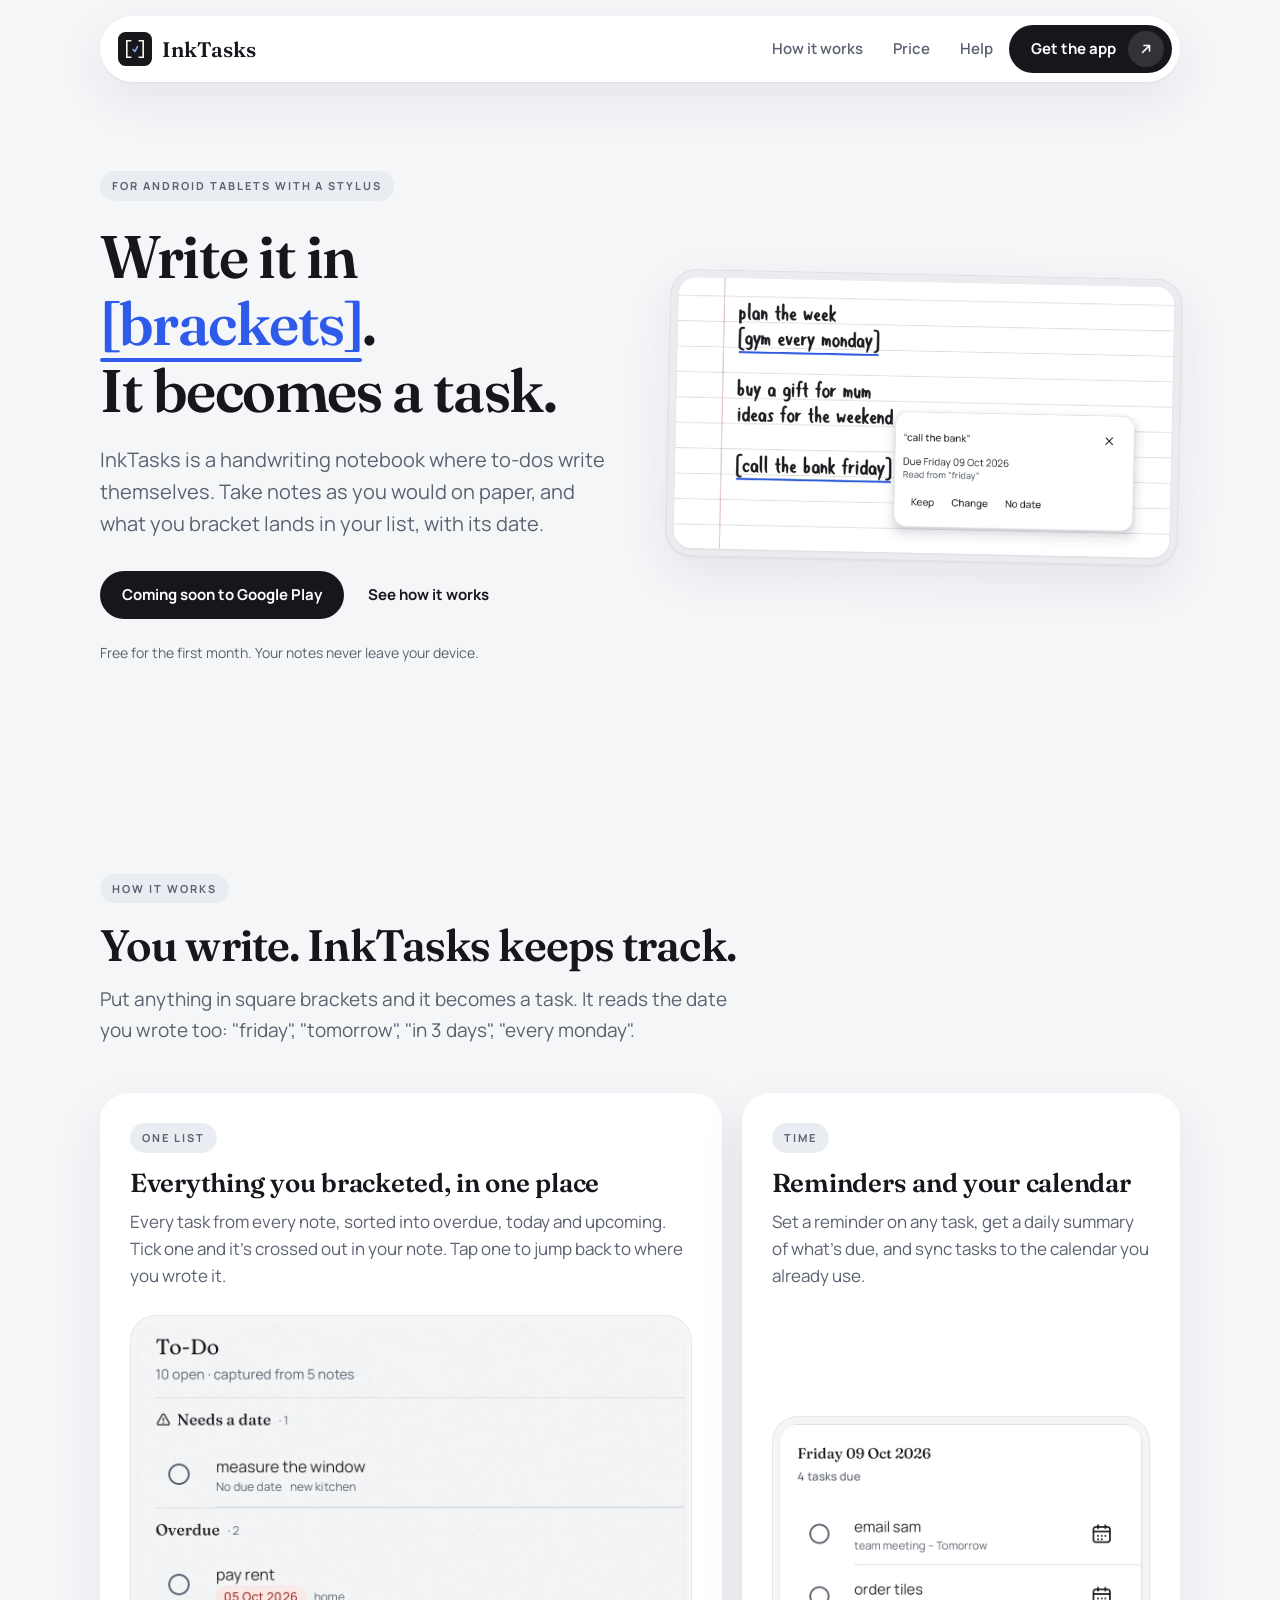
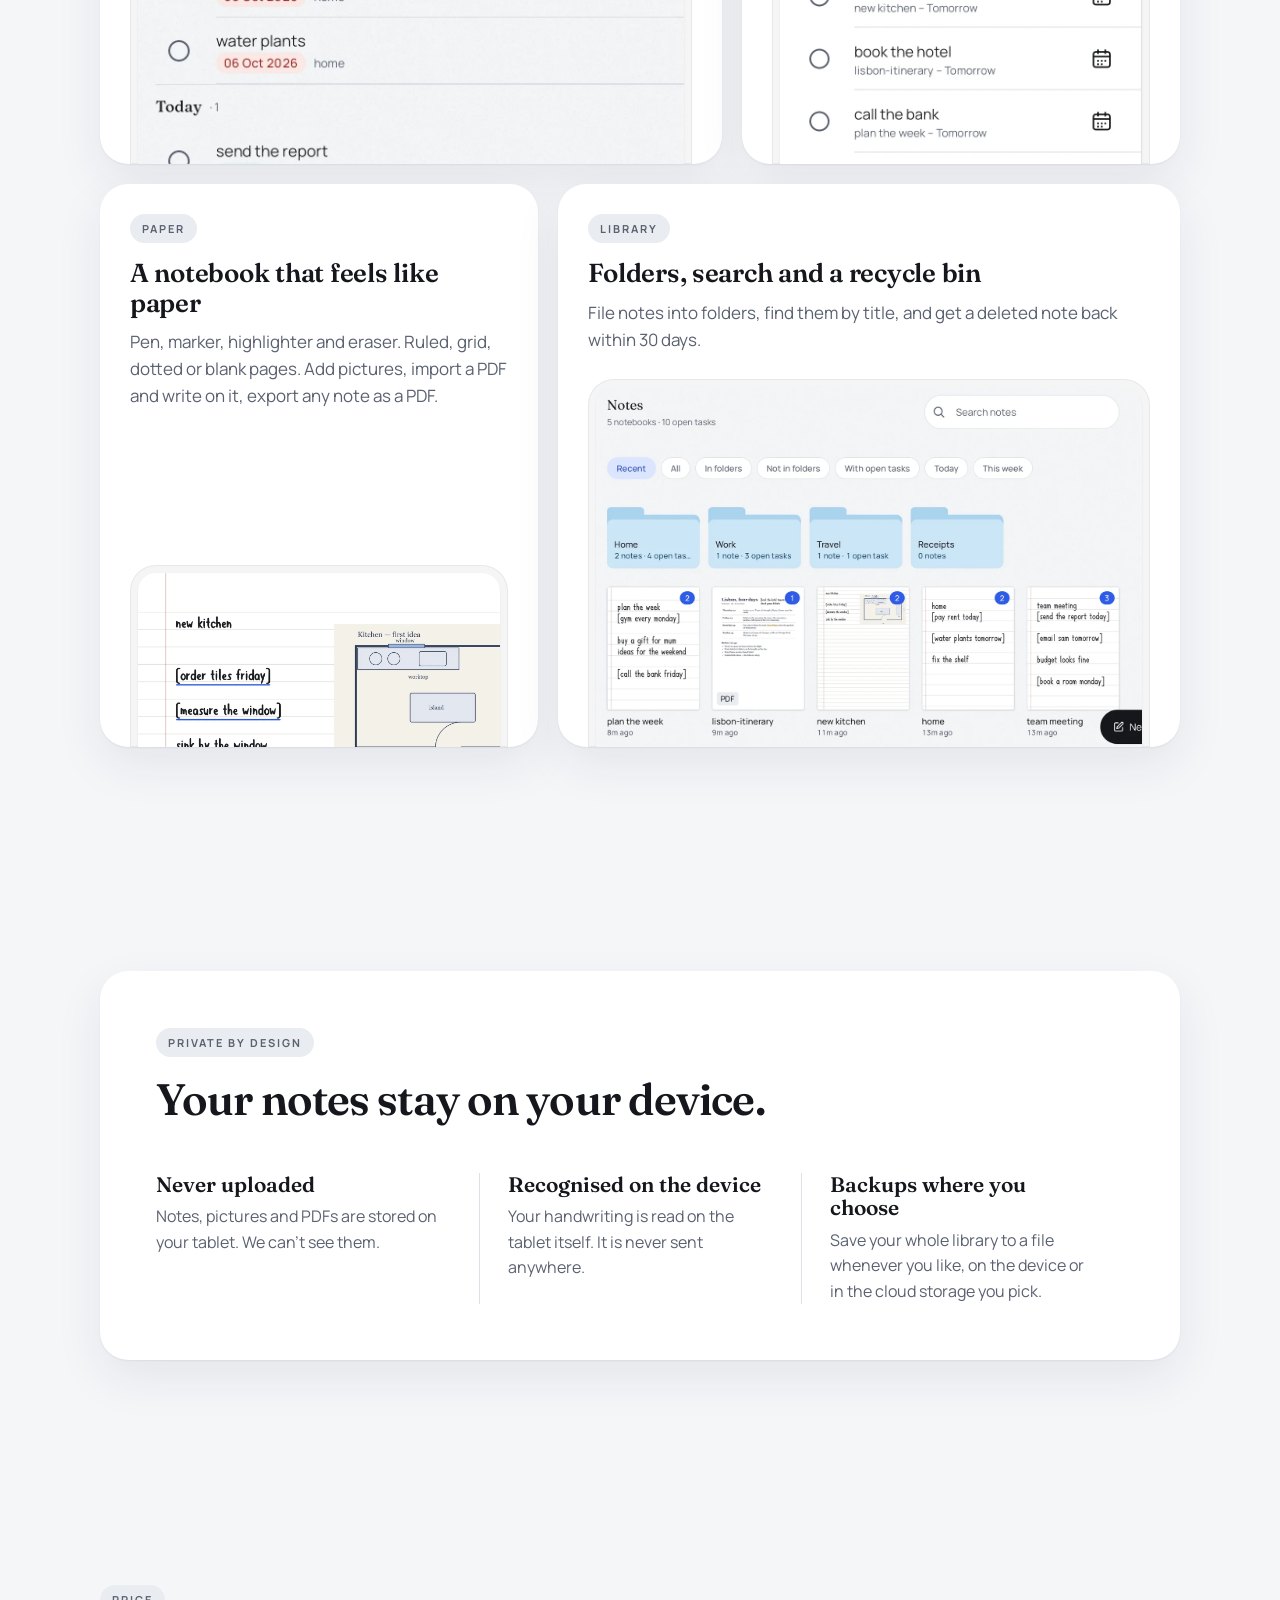
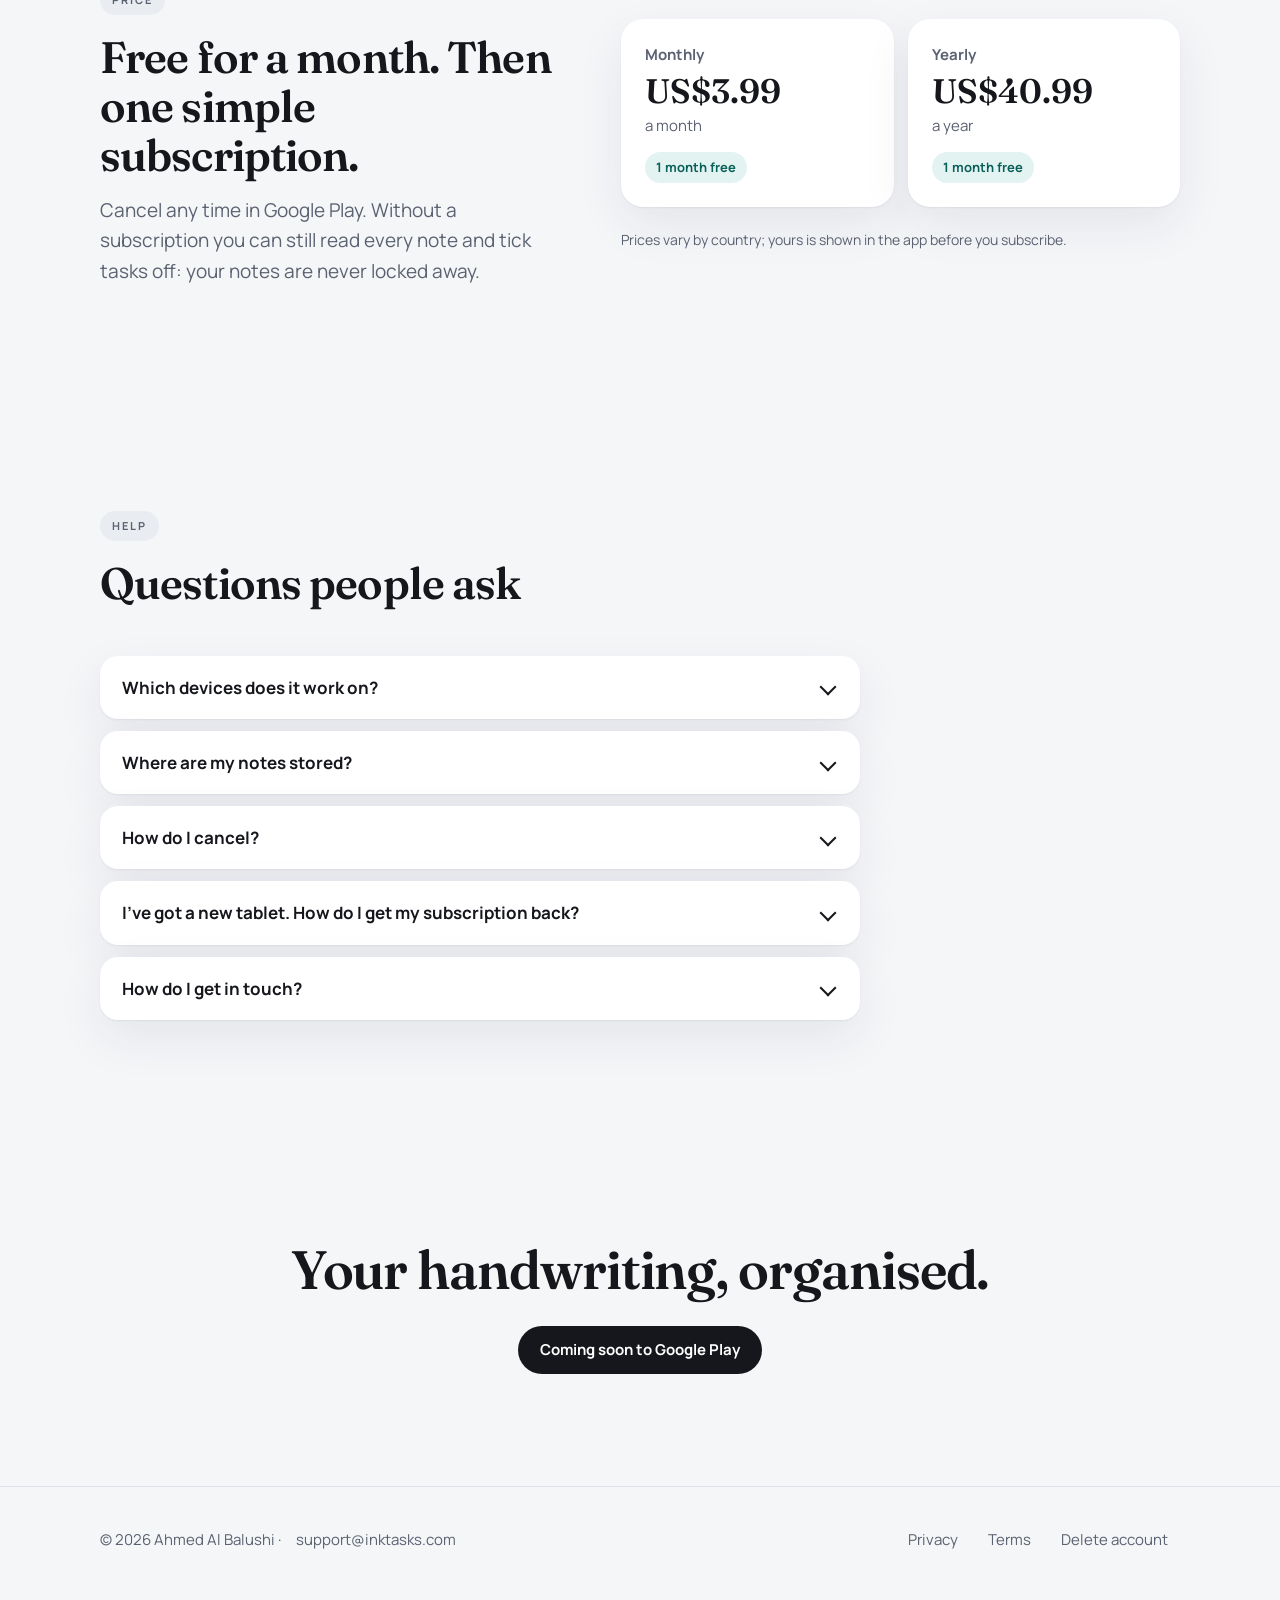
<file: index.html>
<!doctype html>
<html lang="en">
<head>
<meta charset="utf-8">
<meta name="viewport" content="width=device-width, initial-scale=1">
<title>InkTasks — handwritten notes where to-dos write themselves</title>
<meta name="description" content="InkTasks is a handwriting notebook for Android tablets with a stylus. Anything you write in [square brackets] becomes a task with a due date and a reminder. Your notes stay on your device.">
<link rel="canonical" href="https://inktasks.com/">
<meta property="og:type" content="website">
<meta property="og:site_name" content="InkTasks">
<meta property="og:title" content="InkTasks — handwritten notes where to-dos write themselves">
<meta property="og:description" content="InkTasks is a handwriting notebook for Android tablets with a stylus. Anything you write in [square brackets] becomes a task with a due date and a reminder. Your notes stay on your device.">
<meta property="og:url" content="https://inktasks.com/">
<meta property="og:image" content="https://inktasks.com/feature-graphic.png">
<meta name="twitter:card" content="summary_large_image">
<meta name="theme-color" content="#F5F6F8">
<link rel="icon" href="/icon.svg" type="image/svg+xml">
<link rel="preload" href="/fonts/fraunces.ttf" as="font" type="font/ttf" crossorigin>
<link rel="stylesheet" href="/style.css">
<script>document.documentElement.classList.add("js")</script>
</head>
<body>
<header class="nav"><div class="nav-pill"><a class="brand" href="/"><svg class="icon" viewBox="0 0 108 108" aria-hidden="true"><rect width="108" height="108" rx="24" fill="#17181C"/><path d="M28 28V80M28 28H40M28 80H40M80 28V80M80 28H68M80 80H68" stroke="#FCFAF6" stroke-width="5" fill="none" stroke-linecap="square"/><path d="M48 56L54 62L62 46" stroke="#8FA8FF" stroke-width="5" fill="none" stroke-linecap="round" stroke-linejoin="round"/></svg><span>InkTasks</span></a><nav class="nav-links" aria-label="Main"><a class="text" href="/#how">How it works</a><a class="text" href="/#price">Price</a><a class="text" href="/#help">Help</a><a class="pill" href="/#get">Get the app<span class="dot"><svg viewBox="0 0 16 16" fill="none" stroke="currentColor" stroke-width="1.6" stroke-linecap="round" stroke-linejoin="round" aria-hidden="true"><path d="M4.5 11.5l7-7M6 4.5h5.5V10"/></svg></span></a></nav></div></header>
<main>
<section class="hero">
  <div class="wrap">
    <div class="reveal">
      <span class="eyebrow">For Android tablets with a stylus</span>
      <h1><span class="line">Write it in</span> <span class="line"><span class="task">[brackets]</span>.</span> <span class="line">It becomes a task.</span></h1>
      <p class="lead">InkTasks is a handwriting notebook where to-dos write themselves. Take notes as you would on paper, and what you bracket lands in your list, with its date.</p>
      <div class="cta">
        <span class="pill plain" id="get">Coming soon to Google Play</span>
        <a class="more" href="#how">See how it works</a>
      </div>
      <p class="fine">Free for the first month. Your notes never leave your device.</p>
    </div>
    <div class="tray reveal"><img src="shots/hero.webp" width="1400" height="764" alt="A handwritten note. The line [call the bank friday] is underlined in blue, and a card beside it reads: Due Friday 09 Oct 2026, read from &quot;friday&quot;."></div>
  </div>
</section>

<section id="how">
  <div class="wrap">
    <div class="section-head reveal">
      <span class="eyebrow">How it works</span>
      <h2>You write. InkTasks keeps track.</h2>
      <p>Put anything in square brackets and it becomes a task. It reads the date you wrote too: "friday", "tomorrow", "in 3 days", "every monday".</p>
    </div>
    <div class="tiles">
      <article class="tile wide reveal">
        <span class="eyebrow">One list</span>
        <h3>Everything you bracketed, in one place</h3>
        <p>Every task from every note, sorted into overdue, today and upcoming. Tick one and it's crossed out in your note. Tap one to jump back to where you wrote it.</p>
        <div class="tray"><img src="shots/todo.webp" width="1120" height="904" alt="The To-Do list: tasks grouped under Needs a date, Overdue, Today and Upcoming, each with the note it came from." loading="lazy"></div>
      </article>
      <article class="tile narrow reveal">
        <span class="eyebrow">Time</span>
        <h3>Reminders and your calendar</h3>
        <p>Set a reminder on any task, get a daily summary of what's due, and sync tasks to the calendar you already use.</p>
        <div class="tray"><img src="shots/calendar.webp" width="790" height="740" alt="The tasks due on Friday 09 Oct 2026, listed beside the calendar: email sam, order tiles, book the hotel, call the bank." loading="lazy"></div>
      </article>
      <article class="tile narrow reveal">
        <span class="eyebrow">Paper</span>
        <h3>A notebook that feels like paper</h3>
        <p>Pen, marker, highlighter and eraser. Ruled, grid, dotted or blank pages. Add pictures, import a PDF and write on it, export any note as a PDF.</p>
        <div class="tray"><img src="shots/picture.webp" width="1400" height="672" alt="A note page with a picture placed on it and handwriting around the picture." loading="lazy"></div>
      </article>
      <article class="tile wide reveal">
        <span class="eyebrow">Library</span>
        <h3>Folders, search and a recycle bin</h3>
        <p>File notes into folders, find them by title, and get a deleted note back within 30 days.</p>
        <div class="tray"><img src="shots/library.webp" width="1400" height="923" alt="The notes library: four folders and a row of note thumbnails, each showing how many open tasks it has." loading="lazy"></div>
      </article>
    </div>
  </div>
</section>

<section>
  <div class="wrap">
    <div class="private reveal">
      <div class="section-head">
        <span class="eyebrow">Private by design</span>
        <h2>Your notes stay on your device.</h2>
      </div>
      <div class="facts">
        <div><h3>Never uploaded</h3><p>Notes, pictures and PDFs are stored on your tablet. We can't see them.</p></div>
        <div><h3>Recognised on the device</h3><p>Your handwriting is read on the tablet itself. It is never sent anywhere.</p></div>
        <div><h3>Backups where you choose</h3><p>Save your whole library to a file whenever you like, on the device or in the cloud storage you pick.</p></div>
      </div>
    </div>
  </div>
</section>

<section id="price">
  <div class="wrap price">
    <div class="section-head reveal" style="margin-bottom:0">
      <span class="eyebrow">Price</span>
      <h2>Free for a month. Then one simple subscription.</h2>
      <p>Cancel any time in Google Play. Without a subscription you can still read every note and tick tasks off: your notes are never locked away.</p>
    </div>
    <div class="reveal">
      <div class="plans">
        <div class="plan"><div class="name">Monthly</div><div class="amount">US$3.99</div><div class="per">a month</div><span class="trial">1 month free</span></div>
        <div class="plan"><div class="name">Yearly</div><div class="amount">US$40.99</div><div class="per">a year</div><span class="trial">1 month free</span></div>
      </div>
      <p class="fine">Prices vary by country; yours is shown in the app before you subscribe.</p>
    </div>
  </div>
</section>

<section id="help">
  <div class="wrap">
    <div class="section-head reveal">
      <span class="eyebrow">Help</span>
      <h2>Questions people ask</h2>
    </div>
    <div class="faq reveal">
      <details><summary>Which devices does it work on?</summary><div class="answer"><p>Android tablets with a stylus, such as the Samsung Galaxy Tab with S Pen, running Android 10 or newer.</p></div></details>
      <details><summary>Where are my notes stored?</summary><div class="answer"><p>On your tablet only. Use Settings → Backup to save a copy to a file, and restore from that file on a new device.</p></div></details>
      <details><summary>How do I cancel?</summary><div class="answer"><p>In the Google Play app: your profile picture → Payments and subscriptions → Subscriptions → InkTasks → Cancel. In InkTasks, Settings → Account opens the same page. You keep access until the end of the period you paid for.</p></div></details>
      <details><summary>I've got a new tablet. How do I get my subscription back?</summary><div class="answer"><p>Sign in to InkTasks with the same Google account. If it doesn't unlock, tap Restore purchases on the subscription screen.</p></div></details>
      <details><summary>How do I get in touch?</summary><div class="answer"><p>Write to <a href="mailto:support@inktasks.com">support@inktasks.com</a>.</p></div></details>
    </div>
  </div>
</section>

<section class="closing">
  <div class="wrap reveal">
    <h2>Your handwriting, organised.</h2>
    <span class="pill plain">Coming soon to Google Play</span>
  </div>
</section>

</main>
<footer class="foot"><div class="wrap"><span>© 2026 Ahmed Al Balushi · <a href="mailto:support@inktasks.com">support@inktasks.com</a></span><nav aria-label="Legal"><a href="/privacy">Privacy</a><a href="/terms">Terms</a><a href="/delete-account">Delete account</a></nav></div></footer>
<script>
(function () {
  var items = document.querySelectorAll(".reveal");
  if (!("IntersectionObserver" in window)) { items.forEach(function (el) { el.classList.add("in"); }); return; }
  var seen = new IntersectionObserver(function (entries) {
    entries.forEach(function (entry) {
      if (entry.isIntersecting) { entry.target.classList.add("in"); seen.unobserve(entry.target); }
    });
  }, { rootMargin: "0px 0px -8% 0px" });
  items.forEach(function (el) { seen.observe(el); });
})();
</script>
</body>
</html>
</file>
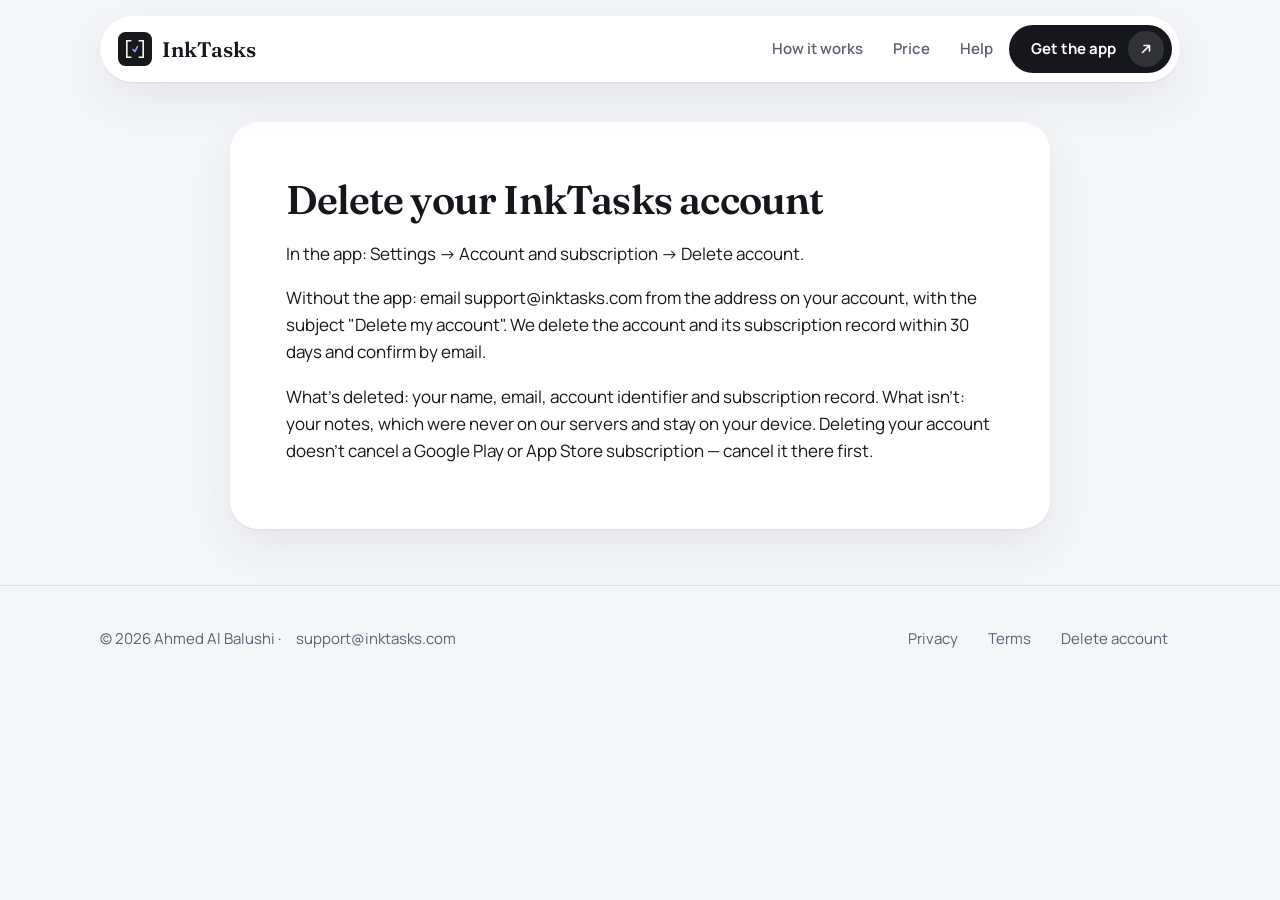
<file: delete-account.html>
<!doctype html>
<html lang="en">
<head>
<meta charset="utf-8">
<meta name="viewport" content="width=device-width, initial-scale=1">
<title>Delete your InkTasks account</title>
<meta name="description" content="How to delete your InkTasks account, in the app or by email.">
<link rel="canonical" href="https://inktasks.com/delete-account">
<meta property="og:type" content="website">
<meta property="og:site_name" content="InkTasks">
<meta property="og:title" content="Delete your InkTasks account">
<meta property="og:description" content="How to delete your InkTasks account, in the app or by email.">
<meta property="og:url" content="https://inktasks.com/delete-account">
<meta property="og:image" content="https://inktasks.com/feature-graphic.png">
<meta name="twitter:card" content="summary_large_image">
<meta name="theme-color" content="#F5F6F8">
<link rel="icon" href="/icon.svg" type="image/svg+xml">
<link rel="preload" href="/fonts/fraunces.ttf" as="font" type="font/ttf" crossorigin>
<link rel="stylesheet" href="/style.css">

</head>
<body>
<header class="nav"><div class="nav-pill"><a class="brand" href="/"><svg class="icon" viewBox="0 0 108 108" aria-hidden="true"><rect width="108" height="108" rx="24" fill="#17181C"/><path d="M28 28V80M28 28H40M28 80H40M80 28V80M80 28H68M80 80H68" stroke="#FCFAF6" stroke-width="5" fill="none" stroke-linecap="square"/><path d="M48 56L54 62L62 46" stroke="#8FA8FF" stroke-width="5" fill="none" stroke-linecap="round" stroke-linejoin="round"/></svg><span>InkTasks</span></a><nav class="nav-links" aria-label="Main"><a class="text" href="/#how">How it works</a><a class="text" href="/#price">Price</a><a class="text" href="/#help">Help</a><a class="pill" href="/#get">Get the app<span class="dot"><svg viewBox="0 0 16 16" fill="none" stroke="currentColor" stroke-width="1.6" stroke-linecap="round" stroke-linejoin="round" aria-hidden="true"><path d="M4.5 11.5l7-7M6 4.5h5.5V10"/></svg></span></a></nav></div></header>
<main class="doc">
<h1>Delete your InkTasks account</h1>
<p>In the app: Settings → Account and subscription → Delete account.</p>
<p>Without the app: email support@inktasks.com from the address on your account, with the subject "Delete my account". We delete the account and its subscription record within 30 days and confirm by email.</p>
<p>What's deleted: your name, email, account identifier and subscription record. What isn't: your notes, which were never on our servers and stay on your device. Deleting your account doesn't cancel a Google Play or App Store subscription — cancel it there first.</p>
</main>
<footer class="foot"><div class="wrap"><span>© 2026 Ahmed Al Balushi · <a href="mailto:support@inktasks.com">support@inktasks.com</a></span><nav aria-label="Legal"><a href="/privacy">Privacy</a><a href="/terms">Terms</a><a href="/delete-account">Delete account</a></nav></div></footer>

</body>
</html>
</file>
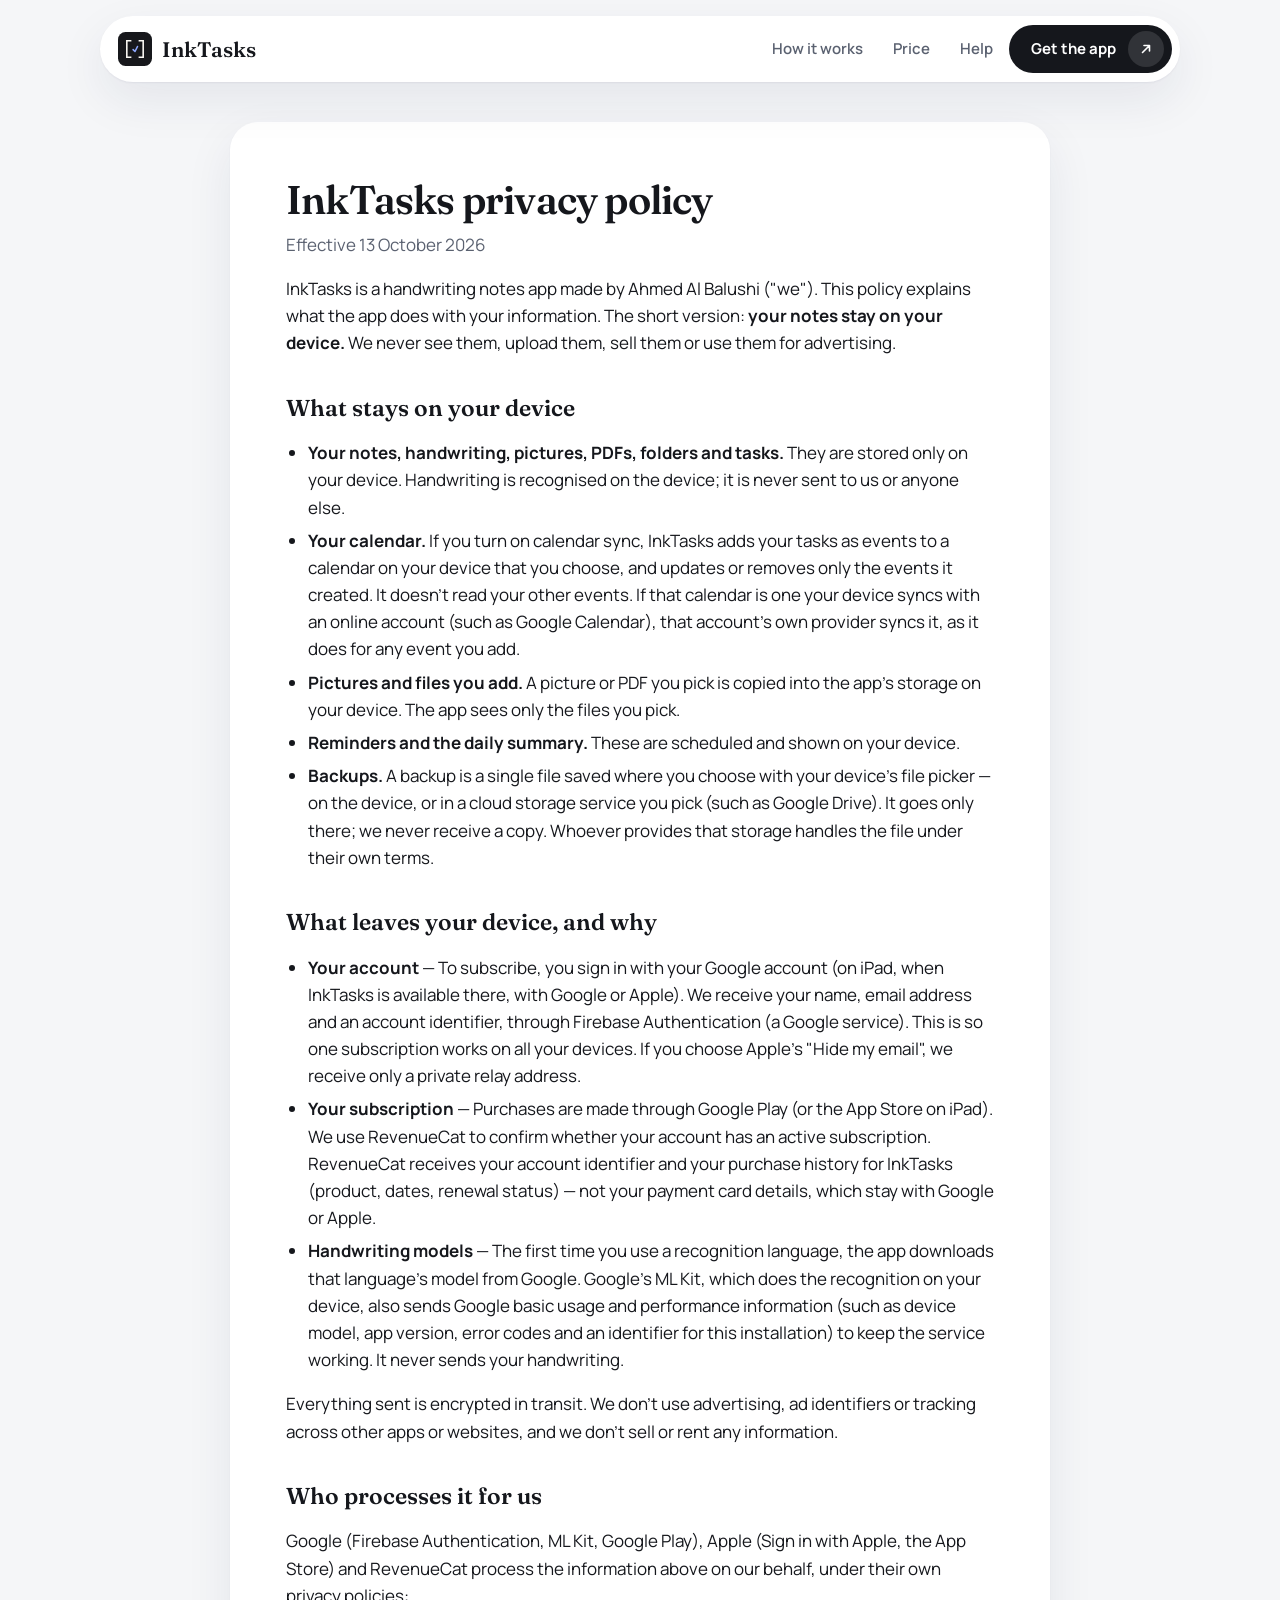
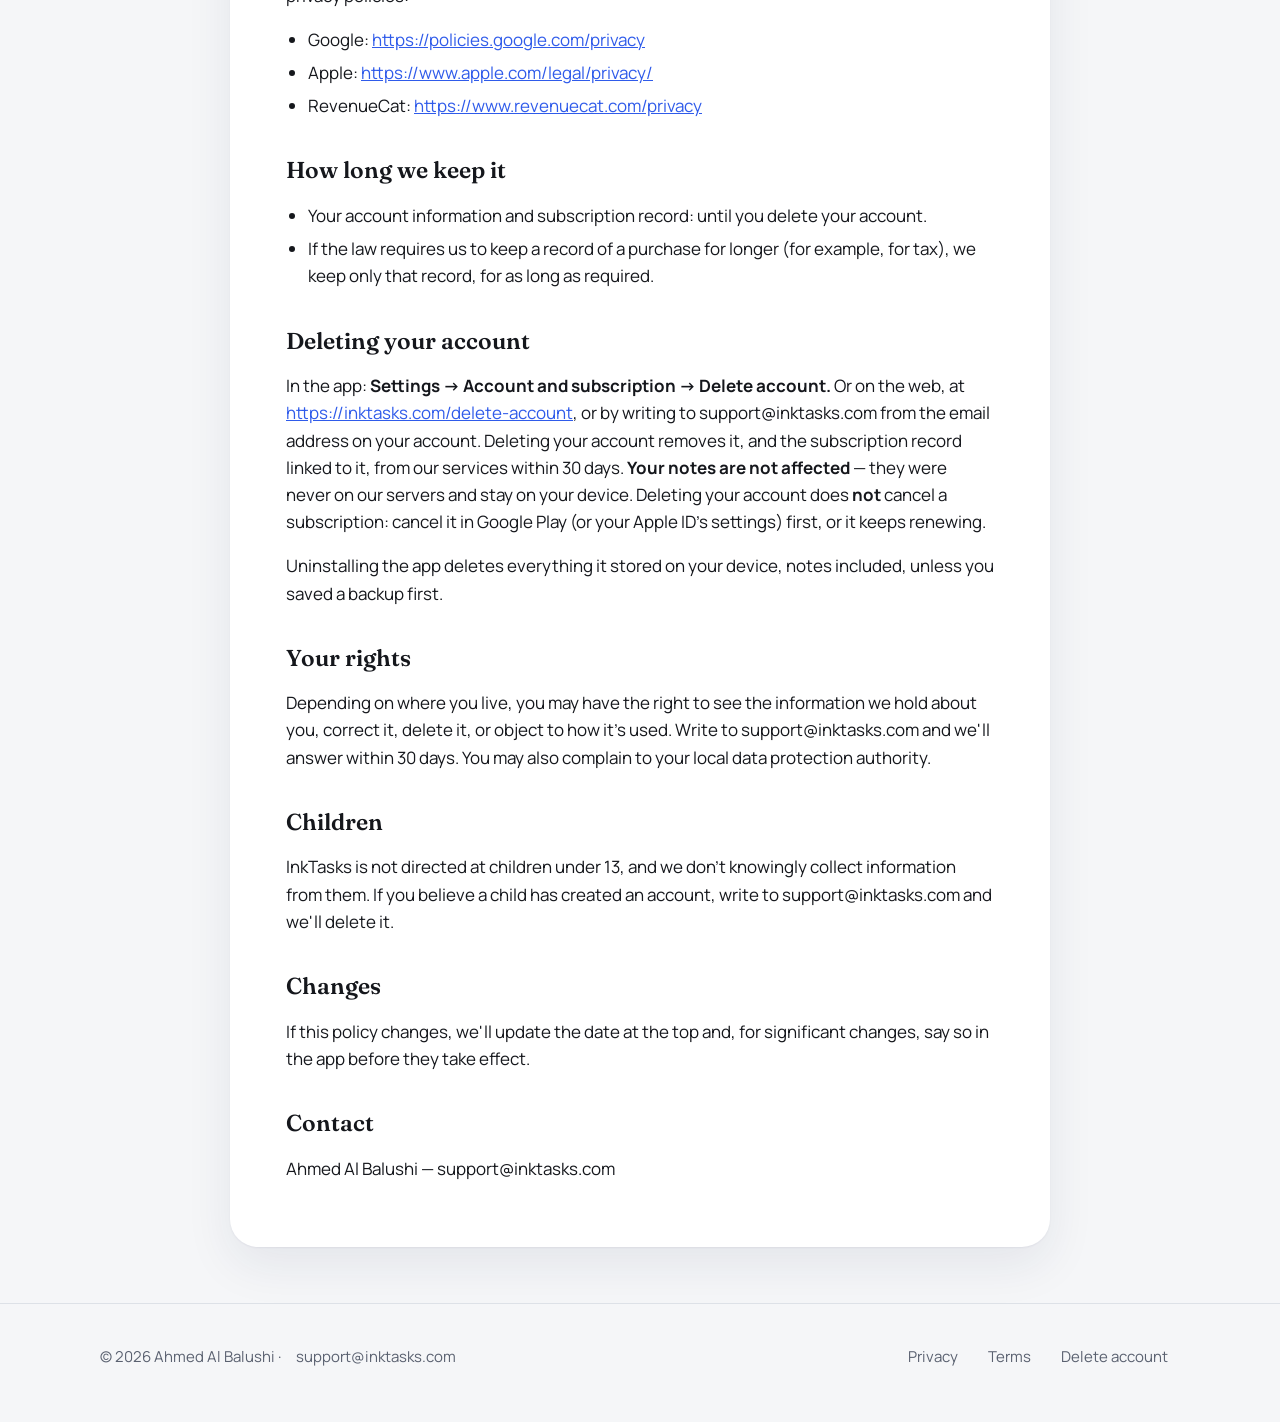
<file: privacy.html>
<!doctype html>
<html lang="en">
<head>
<meta charset="utf-8">
<meta name="viewport" content="width=device-width, initial-scale=1">
<title>InkTasks privacy policy</title>
<meta name="description" content="What InkTasks does with your information. The short version: your notes stay on your device.">
<link rel="canonical" href="https://inktasks.com/privacy">
<meta property="og:type" content="website">
<meta property="og:site_name" content="InkTasks">
<meta property="og:title" content="InkTasks privacy policy">
<meta property="og:description" content="What InkTasks does with your information. The short version: your notes stay on your device.">
<meta property="og:url" content="https://inktasks.com/privacy">
<meta property="og:image" content="https://inktasks.com/feature-graphic.png">
<meta name="twitter:card" content="summary_large_image">
<meta name="theme-color" content="#F5F6F8">
<link rel="icon" href="/icon.svg" type="image/svg+xml">
<link rel="preload" href="/fonts/fraunces.ttf" as="font" type="font/ttf" crossorigin>
<link rel="stylesheet" href="/style.css">

</head>
<body>
<header class="nav"><div class="nav-pill"><a class="brand" href="/"><svg class="icon" viewBox="0 0 108 108" aria-hidden="true"><rect width="108" height="108" rx="24" fill="#17181C"/><path d="M28 28V80M28 28H40M28 80H40M80 28V80M80 28H68M80 80H68" stroke="#FCFAF6" stroke-width="5" fill="none" stroke-linecap="square"/><path d="M48 56L54 62L62 46" stroke="#8FA8FF" stroke-width="5" fill="none" stroke-linecap="round" stroke-linejoin="round"/></svg><span>InkTasks</span></a><nav class="nav-links" aria-label="Main"><a class="text" href="/#how">How it works</a><a class="text" href="/#price">Price</a><a class="text" href="/#help">Help</a><a class="pill" href="/#get">Get the app<span class="dot"><svg viewBox="0 0 16 16" fill="none" stroke="currentColor" stroke-width="1.6" stroke-linecap="round" stroke-linejoin="round" aria-hidden="true"><path d="M4.5 11.5l7-7M6 4.5h5.5V10"/></svg></span></a></nav></div></header>
<main class="doc">
<h1>InkTasks privacy policy</h1>
<p class="meta">Effective 13 October 2026</p>
<p>InkTasks is a handwriting notes app made by Ahmed Al Balushi ("we"). This policy explains what the app does with your information. The short version: <strong>your notes stay on your device.</strong> We never see them, upload them, sell them or use them for advertising.</p>
<h2>What stays on your device</h2>
<ul><li><strong>Your notes, handwriting, pictures, PDFs, folders and tasks.</strong> They are stored only on your device. Handwriting is recognised on the device; it is never sent to us or anyone else.</li><li><strong>Your calendar.</strong> If you turn on calendar sync, InkTasks adds your tasks as events to a calendar on your device that you choose, and updates or removes only the events it created. It doesn't read your other events. If that calendar is one your device syncs with an online account (such as Google Calendar), that account's own provider syncs it, as it does for any event you add.</li><li><strong>Pictures and files you add.</strong> A picture or PDF you pick is copied into the app's storage on your device. The app sees only the files you pick.</li><li><strong>Reminders and the daily summary.</strong> These are scheduled and shown on your device.</li><li><strong>Backups.</strong> A backup is a single file saved where you choose with your device's file picker — on the device, or in a cloud storage service you pick (such as Google Drive). It goes only there; we never receive a copy. Whoever provides that storage handles the file under their own terms.</li></ul>
<h2>What leaves your device, and why</h2>
<ul><li><strong>Your account</strong> — To subscribe, you sign in with your Google account (on iPad, when InkTasks is available there, with Google or Apple). We receive your name, email address and an account identifier, through Firebase Authentication (a Google service). This is so one subscription works on all your devices. If you choose Apple's "Hide my email", we receive only a private relay address.</li><li><strong>Your subscription</strong> — Purchases are made through Google Play (or the App Store on iPad). We use RevenueCat to confirm whether your account has an active subscription. RevenueCat receives your account identifier and your purchase history for InkTasks (product, dates, renewal status) — not your payment card details, which stay with Google or Apple.</li><li><strong>Handwriting models</strong> — The first time you use a recognition language, the app downloads that language's model from Google. Google's ML Kit, which does the recognition on your device, also sends Google basic usage and performance information (such as device model, app version, error codes and an identifier for this installation) to keep the service working. It never sends your handwriting.</li></ul>
<p>Everything sent is encrypted in transit. We don't use advertising, ad identifiers or tracking across other apps or websites, and we don't sell or rent any information.</p>
<h2>Who processes it for us</h2>
<p>Google (Firebase Authentication, ML Kit, Google Play), Apple (Sign in with Apple, the App Store) and RevenueCat process the information above on our behalf, under their own privacy policies:</p>
<ul><li>Google: <a href="https://policies.google.com/privacy">https://policies.google.com/privacy</a></li><li>Apple: <a href="https://www.apple.com/legal/privacy/">https://www.apple.com/legal/privacy/</a></li><li>RevenueCat: <a href="https://www.revenuecat.com/privacy">https://www.revenuecat.com/privacy</a></li></ul>
<h2>How long we keep it</h2>
<ul><li>Your account information and subscription record: until you delete your account.</li><li>If the law requires us to keep a record of a purchase for longer (for example, for tax), we keep only that record, for as long as required.</li></ul>
<h2>Deleting your account</h2>
<p>In the app: <strong>Settings → Account and subscription → Delete account.</strong> Or on the web, at <a href="https://inktasks.com/delete-account">https://inktasks.com/delete-account</a>, or by writing to support@inktasks.com from the email address on your account. Deleting your account removes it, and the subscription record linked to it, from our services within 30 days. <strong>Your notes are not affected</strong> — they were never on our servers and stay on your device. Deleting your account does <strong>not</strong> cancel a subscription: cancel it in Google Play (or your Apple ID's settings) first, or it keeps renewing.</p>
<p>Uninstalling the app deletes everything it stored on your device, notes included, unless you saved a backup first.</p>
<h2>Your rights</h2>
<p>Depending on where you live, you may have the right to see the information we hold about you, correct it, delete it, or object to how it's used. Write to support@inktasks.com and we'll answer within 30 days. You may also complain to your local data protection authority.</p>
<h2>Children</h2>
<p>InkTasks is not directed at children under 13, and we don't knowingly collect information from them. If you believe a child has created an account, write to support@inktasks.com and we'll delete it.</p>
<h2>Changes</h2>
<p>If this policy changes, we'll update the date at the top and, for significant changes, say so in the app before they take effect.</p>
<h2>Contact</h2>
<p>Ahmed Al Balushi — support@inktasks.com</p>
</main>
<footer class="foot"><div class="wrap"><span>© 2026 Ahmed Al Balushi · <a href="mailto:support@inktasks.com">support@inktasks.com</a></span><nav aria-label="Legal"><a href="/privacy">Privacy</a><a href="/terms">Terms</a><a href="/delete-account">Delete account</a></nav></div></footer>

</body>
</html>
</file>
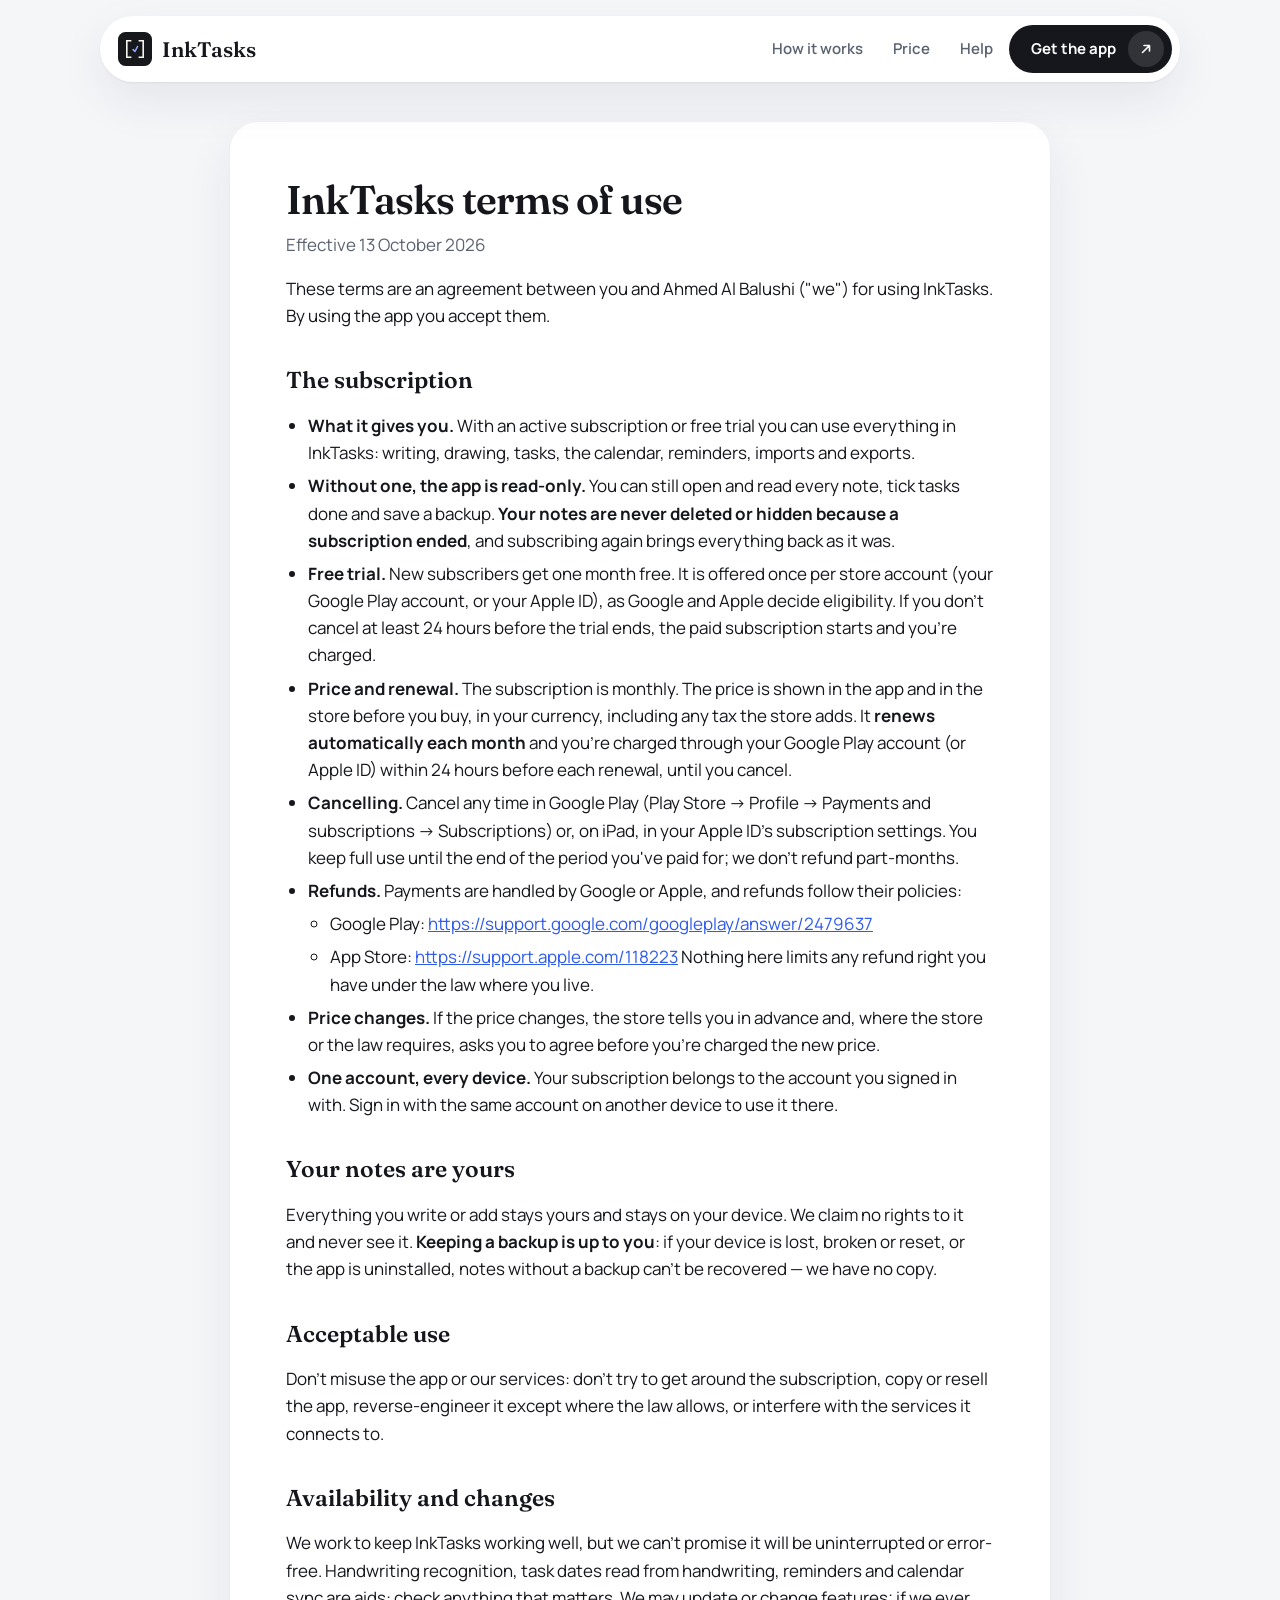
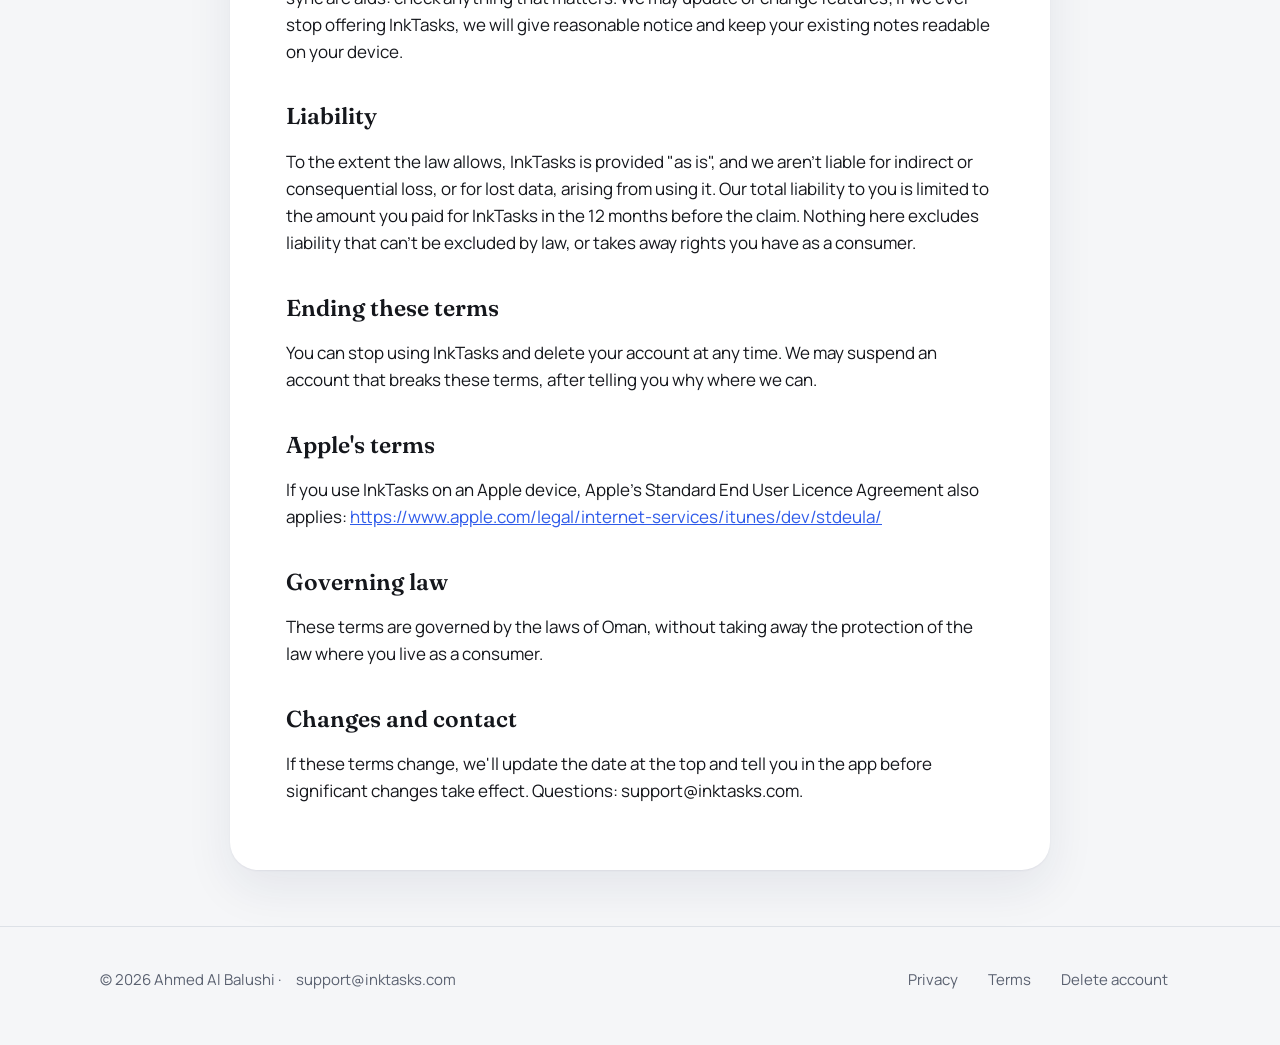
<file: terms.html>
<!doctype html>
<html lang="en">
<head>
<meta charset="utf-8">
<meta name="viewport" content="width=device-width, initial-scale=1">
<title>InkTasks terms of use</title>
<meta name="description" content="The terms for using InkTasks and its subscription.">
<link rel="canonical" href="https://inktasks.com/terms">
<meta property="og:type" content="website">
<meta property="og:site_name" content="InkTasks">
<meta property="og:title" content="InkTasks terms of use">
<meta property="og:description" content="The terms for using InkTasks and its subscription.">
<meta property="og:url" content="https://inktasks.com/terms">
<meta property="og:image" content="https://inktasks.com/feature-graphic.png">
<meta name="twitter:card" content="summary_large_image">
<meta name="theme-color" content="#F5F6F8">
<link rel="icon" href="/icon.svg" type="image/svg+xml">
<link rel="preload" href="/fonts/fraunces.ttf" as="font" type="font/ttf" crossorigin>
<link rel="stylesheet" href="/style.css">

</head>
<body>
<header class="nav"><div class="nav-pill"><a class="brand" href="/"><svg class="icon" viewBox="0 0 108 108" aria-hidden="true"><rect width="108" height="108" rx="24" fill="#17181C"/><path d="M28 28V80M28 28H40M28 80H40M80 28V80M80 28H68M80 80H68" stroke="#FCFAF6" stroke-width="5" fill="none" stroke-linecap="square"/><path d="M48 56L54 62L62 46" stroke="#8FA8FF" stroke-width="5" fill="none" stroke-linecap="round" stroke-linejoin="round"/></svg><span>InkTasks</span></a><nav class="nav-links" aria-label="Main"><a class="text" href="/#how">How it works</a><a class="text" href="/#price">Price</a><a class="text" href="/#help">Help</a><a class="pill" href="/#get">Get the app<span class="dot"><svg viewBox="0 0 16 16" fill="none" stroke="currentColor" stroke-width="1.6" stroke-linecap="round" stroke-linejoin="round" aria-hidden="true"><path d="M4.5 11.5l7-7M6 4.5h5.5V10"/></svg></span></a></nav></div></header>
<main class="doc">
<h1>InkTasks terms of use</h1>
<p class="meta">Effective 13 October 2026</p>
<p>These terms are an agreement between you and Ahmed Al Balushi ("we") for using InkTasks. By using the app you accept them.</p>
<h2>The subscription</h2>
<ul><li><strong>What it gives you.</strong> With an active subscription or free trial you can use everything in InkTasks: writing, drawing, tasks, the calendar, reminders, imports and exports.</li><li><strong>Without one, the app is read-only.</strong> You can still open and read every note, tick tasks done and save a backup. <strong>Your notes are never deleted or hidden because a subscription ended</strong>, and subscribing again brings everything back as it was.</li><li><strong>Free trial.</strong> New subscribers get one month free. It is offered once per store account (your Google Play account, or your Apple ID), as Google and Apple decide eligibility. If you don't cancel at least 24 hours before the trial ends, the paid subscription starts and you're charged.</li><li><strong>Price and renewal.</strong> The subscription is monthly. The price is shown in the app and in the store before you buy, in your currency, including any tax the store adds. It <strong>renews automatically each month</strong> and you're charged through your Google Play account (or Apple ID) within 24 hours before each renewal, until you cancel.</li><li><strong>Cancelling.</strong> Cancel any time in Google Play (Play Store → Profile → Payments and subscriptions → Subscriptions) or, on iPad, in your Apple ID's subscription settings. You keep full use until the end of the period you've paid for; we don't refund part-months.</li><li><strong>Refunds.</strong> Payments are handled by Google or Apple, and refunds follow their policies:<ul><li>Google Play: <a href="https://support.google.com/googleplay/answer/2479637">https://support.google.com/googleplay/answer/2479637</a></li><li>App Store: <a href="https://support.apple.com/118223">https://support.apple.com/118223</a> Nothing here limits any refund right you have under the law where you live.</li></ul></li><li><strong>Price changes.</strong> If the price changes, the store tells you in advance and, where the store or the law requires, asks you to agree before you're charged the new price.</li><li><strong>One account, every device.</strong> Your subscription belongs to the account you signed in with. Sign in with the same account on another device to use it there.</li></ul>
<h2>Your notes are yours</h2>
<p>Everything you write or add stays yours and stays on your device. We claim no rights to it and never see it. <strong>Keeping a backup is up to you</strong>: if your device is lost, broken or reset, or the app is uninstalled, notes without a backup can't be recovered — we have no copy.</p>
<h2>Acceptable use</h2>
<p>Don't misuse the app or our services: don't try to get around the subscription, copy or resell the app, reverse-engineer it except where the law allows, or interfere with the services it connects to.</p>
<h2>Availability and changes</h2>
<p>We work to keep InkTasks working well, but we can't promise it will be uninterrupted or error-free. Handwriting recognition, task dates read from handwriting, reminders and calendar sync are aids: check anything that matters. We may update or change features; if we ever stop offering InkTasks, we will give reasonable notice and keep your existing notes readable on your device.</p>
<h2>Liability</h2>
<p>To the extent the law allows, InkTasks is provided "as is", and we aren't liable for indirect or consequential loss, or for lost data, arising from using it. Our total liability to you is limited to the amount you paid for InkTasks in the 12 months before the claim. Nothing here excludes liability that can't be excluded by law, or takes away rights you have as a consumer.</p>
<h2>Ending these terms</h2>
<p>You can stop using InkTasks and delete your account at any time. We may suspend an account that breaks these terms, after telling you why where we can.</p>
<h2>Apple's terms</h2>
<p>If you use InkTasks on an Apple device, Apple's Standard End User Licence Agreement also applies: <a href="https://www.apple.com/legal/internet-services/itunes/dev/stdeula/">https://www.apple.com/legal/internet-services/itunes/dev/stdeula/</a></p>
<h2>Governing law</h2>
<p>These terms are governed by the laws of Oman, without taking away the protection of the law where you live as a consumer.</p>
<h2>Changes and contact</h2>
<p>If these terms change, we'll update the date at the top and tell you in the app before significant changes take effect. Questions: support@inktasks.com.</p>
</main>
<footer class="foot"><div class="wrap"><span>© 2026 Ahmed Al Balushi · <a href="mailto:support@inktasks.com">support@inktasks.com</a></span><nav aria-label="Legal"><a href="/privacy">Privacy</a><a href="/terms">Terms</a><a href="/delete-account">Delete account</a></nav></div></footer>

</body>
</html>
</file>
<file: style.css>
@font-face { font-family: Fraunces; src: url(fonts/fraunces.ttf); font-weight: 100 900; font-display: swap; }
@font-face { font-family: Manrope; src: url(fonts/manrope.ttf); font-weight: 200 800; font-display: swap; }

/* Slate & Cobalt (the app's R61 palette): white paper on a quiet ground. Cobalt is ink that became
   a task, teal is time; nothing else has a hue. Opaque floating surfaces, no glass. */
:root {
  --ground: #F5F6F8; --paper: #FFFFFF; --desk: #E9ECF1; --hairline: #DDE1E7; --ink: #15171C;
  --secondary: #5A6170; --cobalt: #2F5BEA; --cobalt-deep: #1E3FAE; --wash: #E8EEFD; --teal: #0E7C74;
  --blank: #FFF3BF;
  --soft: 0 1px 2px rgba(28, 42, 77, .06), 0 18px 48px rgba(28, 42, 77, .08);
  --ease: cubic-bezier(.22, 1, .36, 1);
  --wide: 1120px;
}
* { box-sizing: border-box; }
html { scroll-behavior: smooth; scroll-padding-top: 96px; }
body { margin: 0; background: var(--ground); color: var(--ink); font: 17px/1.6 Manrope, system-ui, sans-serif;
       -webkit-font-smoothing: antialiased; }
img { max-width: 100%; height: auto; display: block; }
a { color: var(--cobalt); }
h1, h2, h3 { font-family: Fraunces, Georgia, serif; font-weight: 600; line-height: 1.12; margin: 0; }
:focus-visible { outline: 2px solid var(--cobalt); outline-offset: 3px; border-radius: 6px; }
.visually-hidden { position: absolute; width: 1px; height: 1px; overflow: hidden; clip: rect(0 0 0 0); white-space: nowrap; }

/* The navigation: one opaque pill floating clear of the top edge. */
.nav { position: sticky; top: 16px; z-index: 10; max-width: var(--wide); margin: 16px auto 0; padding: 0 20px; }
.nav-pill { display: flex; align-items: center; justify-content: space-between; gap: 12px; background: var(--paper);
            border-radius: 999px; padding: 8px 8px 8px 18px; box-shadow: var(--soft); }
.brand { display: flex; align-items: center; gap: 10px; color: var(--ink); text-decoration: none;
         font: 600 21px Fraunces, Georgia, serif; min-height: 48px; }
.icon { width: 34px; height: 34px; }
.nav-links { display: flex; align-items: center; gap: 2px; }
.nav-links a.text { color: var(--secondary); text-decoration: none; font-weight: 600; font-size: 15px;
                    padding: 13px 14px; border-radius: 999px; transition: color .3s var(--ease); }
.nav-links a.text:hover { color: var(--ink); }

/* Pills: the one primary action is filled ink, as in the app. */
.pill { display: inline-flex; align-items: center; gap: 12px; min-height: 48px; padding: 6px 8px 6px 22px;
        border-radius: 999px; background: var(--ink); color: var(--paper); font-weight: 700; font-size: 15px;
        text-decoration: none; border: 0; transition: transform .5s var(--ease); }
.pill .dot { width: 36px; height: 36px; border-radius: 50%; background: rgba(255, 255, 255, .12); display: grid;
             place-items: center; transition: transform .5s var(--ease); }
.pill .dot svg { width: 16px; height: 16px; }
a.pill:hover .dot { transform: translate(2px, -1px) scale(1.05); }
a.pill:active { transform: scale(.98); }
.pill.plain { padding: 6px 22px; }
.pill.quiet { background: var(--paper); color: var(--ink); box-shadow: inset 0 0 0 1px var(--hairline); }

.eyebrow { display: inline-block; align-self: flex-start; font-size: 11px; font-weight: 700; letter-spacing: .18em; text-transform: uppercase;
           color: var(--secondary); background: var(--desk); border-radius: 999px; padding: 6px 12px; }

/* A screenshot sits in a tray: an outer shell and the image inside, corners concentric (R64). */
.tray { --shell: 26px; --gap: 8px; background: rgba(21, 23, 28, .04); box-shadow: inset 0 0 0 1px rgba(21, 23, 28, .06);
        border-radius: var(--shell); padding: var(--gap); }
.tray img { border-radius: calc(var(--shell) - var(--gap)); width: 100%; box-shadow: 0 1px 2px rgba(28, 42, 77, .08); }

.wrap { max-width: var(--wide); margin: 0 auto; padding: 0 20px; }
section { padding: 112px 0; }

/* Hero: the headline on the left, the note it describes on the right. */
.hero { padding: 88px 0 96px; }
.hero .wrap { display: grid; grid-template-columns: 1fr 1fr; gap: 56px; align-items: center; }
.hero h1 { font-size: clamp(38px, 4.7vw, 60px); letter-spacing: -.025em; margin: 22px 0 20px; }
.hero h1 .line { display: block; white-space: nowrap; }
.hero h1 .task { color: var(--cobalt); position: relative; white-space: nowrap; }
.hero h1 .task::after { content: ""; position: absolute; left: 0; right: 0; bottom: -.04em; height: .07em; border-radius: 999px;
                        background: var(--cobalt); transform-origin: left; }
.lead { font-size: 20px; color: var(--secondary); max-width: 30em; margin: 0 0 30px; }
.cta { display: flex; flex-wrap: wrap; align-items: center; gap: 14px 20px; }
.cta .more { color: var(--ink); font-weight: 700; font-size: 15px; text-decoration: none; padding: 13px 4px; }
.cta .more:hover { color: var(--cobalt-deep); }
.fine { margin: 22px 0 0; font-size: 14px; color: var(--secondary); }
.hero .tray { transform: rotate(1.2deg); box-shadow: inset 0 0 0 1px rgba(21, 23, 28, .06), var(--soft); }

.section-head { max-width: 640px; margin: 0 0 48px; }
.section-head h2 { font-size: clamp(30px, 3.6vw, 44px); letter-spacing: -.02em; margin: 18px 0 14px; }
.section-head p { color: var(--secondary); font-size: 19px; margin: 0; }

/* Features: uneven tiles, so the page doesn't read as a list. */
.tiles { display: grid; grid-template-columns: repeat(12, 1fr); gap: 20px; }
.tile { background: var(--paper); border-radius: 28px; padding: 30px 30px 0; box-shadow: var(--soft); display: flex;
        flex-direction: column; overflow: hidden; }
.tile.wide { grid-column: span 7; } .tile.narrow { grid-column: span 5; }
.tile h3 { font-size: 26px; letter-spacing: -.01em; margin: 16px 0 10px; }
.tile p { margin: 0 0 26px; color: var(--secondary); }
.tile .tray { margin-top: auto; border-bottom-left-radius: 0; border-bottom-right-radius: 0; padding-bottom: 0; }
.tile .tray img { border-bottom-left-radius: 0; border-bottom-right-radius: 0; }

/* Private by design: three plain statements. */
.private { background: var(--paper); border-radius: 28px; box-shadow: var(--soft); padding: 56px; }
.facts { display: grid; grid-template-columns: repeat(3, 1fr); gap: 0; margin-top: 8px; }
.facts div { padding: 0 28px; border-left: 1px solid var(--hairline); }
.facts div:first-child { padding-left: 0; border-left: 0; }
.facts h3 { font-size: 21px; margin: 0 0 8px; }
.facts p { margin: 0; color: var(--secondary); font-size: 16px; }

/* Price. */
.price { display: grid; grid-template-columns: 5fr 6fr; gap: 56px; align-items: center; }
.plans { display: grid; grid-template-columns: 1fr 1fr; gap: 14px; }
.plan { background: var(--paper); border-radius: 22px; padding: 24px; box-shadow: var(--soft); }
.plan .name { font-weight: 700; font-size: 15px; color: var(--secondary); }
.plan .amount { font: 600 34px/1.1 Fraunces, Georgia, serif; margin: 6px 0 4px; }
.plan .per { font-size: 15px; color: var(--secondary); }
.plan .trial { display: inline-block; margin-top: 14px; font-size: 13px; font-weight: 700; color: #0B5F59;
               background: #E2F3F1; border-radius: 999px; padding: 5px 11px; }

/* Help. */
.faq { max-width: 760px; }
details { background: var(--paper); border-radius: 18px; box-shadow: var(--soft); margin-bottom: 12px; }
summary { list-style: none; cursor: pointer; padding: 18px 22px; font-weight: 700; display: flex; justify-content: space-between;
          align-items: center; gap: 16px; min-height: 60px; }
summary::-webkit-details-marker { display: none; }
summary::after { content: ""; width: 10px; height: 10px; border-right: 2px solid var(--ink); border-bottom: 2px solid var(--ink);
                 transform: rotate(45deg); transition: transform .4s var(--ease); flex: none; margin-right: 4px; }
details[open] summary::after { transform: rotate(225deg); }
details .answer { padding: 0 22px 20px; color: var(--secondary); }
details .answer p { margin: 0 0 10px; }

/* The closing band. */
.closing { text-align: center; padding: 96px 0 112px; }
.closing h2 { font-size: clamp(32px, 4.4vw, 54px); letter-spacing: -.02em; margin: 0 auto 26px; max-width: 14em; }

.foot { border-top: 1px solid var(--hairline); }
.foot .wrap { display: flex; flex-wrap: wrap; justify-content: space-between; align-items: center; gap: 12px 28px; padding-top: 28px;
              padding-bottom: 40px; color: var(--secondary); font-size: 15px; }
.foot nav { display: flex; flex-wrap: wrap; gap: 0 6px; margin-left: -12px; }
.foot a { color: var(--secondary); text-decoration: none; padding: 13px 12px; display: inline-block; }
.foot a:hover { color: var(--ink); }

/* The reading pages: privacy, terms, account deletion. Plain on purpose. */
main.doc { max-width: 820px; margin: 40px auto 56px; padding: 56px 56px 48px; background: var(--paper); border-radius: 28px;
           box-shadow: var(--soft); }
main.doc h1 { font-size: 40px; letter-spacing: -.02em; margin: 0 0 8px; }
main.doc h2 { font-size: 23px; margin: 38px 0 10px; line-height: 1.2; }
main.doc .meta { color: var(--secondary); margin-top: 0; }
main.doc ul { padding-left: 22px; } main.doc li { margin: 6px 0; } main.doc li ul { margin: 4px 0; }
main.doc code { font-size: 15px; }
mark.blank { background: var(--blank); color: var(--ink); padding: 0 4px; border-radius: 4px; }

/* Sections ease up once as they come into view; only when scripting is on, and never when the
   visitor has asked for reduced motion. Transform and opacity only. */
.js .reveal { opacity: 0; transform: translateY(26px); transition: opacity .8s var(--ease), transform .8s var(--ease); }
.js .reveal.in { opacity: 1; transform: none; }
.js .hero .tray.reveal { transform: translateY(26px) rotate(1.2deg); }
.js .hero .tray.reveal.in { transform: rotate(1.2deg); }
.js .hero h1 .task::after { transform: scaleX(0); transition: transform .9s var(--ease) .5s; }
.js .hero .in h1 .task::after, .js .hero h1.in .task::after { transform: scaleX(1); }

@media (prefers-reduced-motion: reduce) {
  html { scroll-behavior: auto; }
  .js .reveal, .js .hero .tray.reveal { opacity: 1; transform: none; transition: none; }
  .js .hero h1 .task::after { transform: none; transition: none; }
  .pill, .pill .dot, summary::after { transition: none; }
}

@media (max-width: 900px) {
  section { padding: 72px 0; }
  .hero { padding: 48px 0 64px; }
  .hero .wrap, .price { grid-template-columns: 1fr; gap: 40px; }
  .hero .tray, .js .hero .tray.reveal.in { transform: none; }
  .tile.wide, .tile.narrow { grid-column: span 12; }
  .private { padding: 32px 24px; }
  .facts { grid-template-columns: 1fr; gap: 24px; }
  .facts div { padding: 24px 0 0; border-left: 0; border-top: 1px solid var(--hairline); }
  .facts div:first-child { padding-top: 0; border-top: 0; }
  main.doc { margin: 24px 12px 40px; padding: 32px 22px; border-radius: 22px; }
  main.doc h1 { font-size: 31px; }
}
@media (max-width: 560px) {
  .nav { padding: 0 12px; top: 10px; }
  .nav-links a.text { display: none; }
  .wrap { padding: 0 16px; }
  .plans { grid-template-columns: 1fr; }
  .tile { padding: 24px 22px 0; border-radius: 24px; }
  .hero h1 .line { white-space: normal; }
}
</file>
